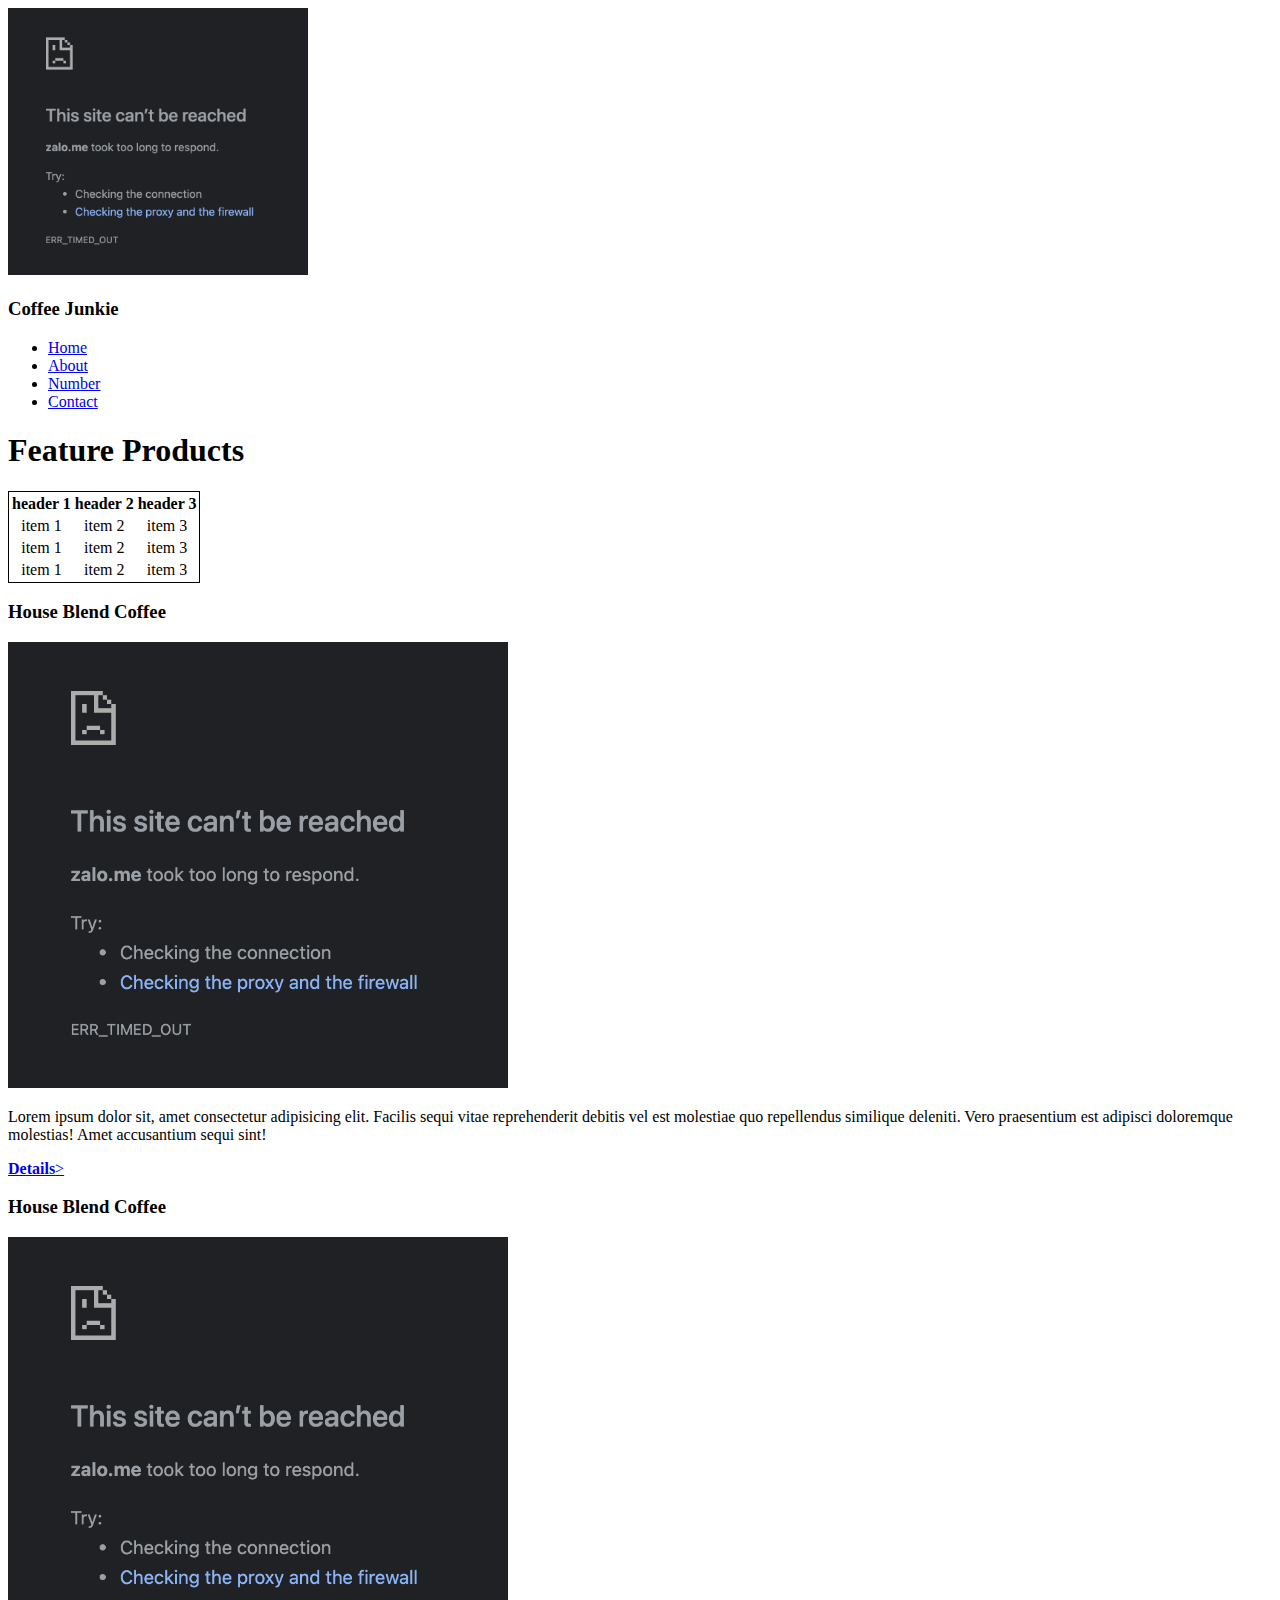
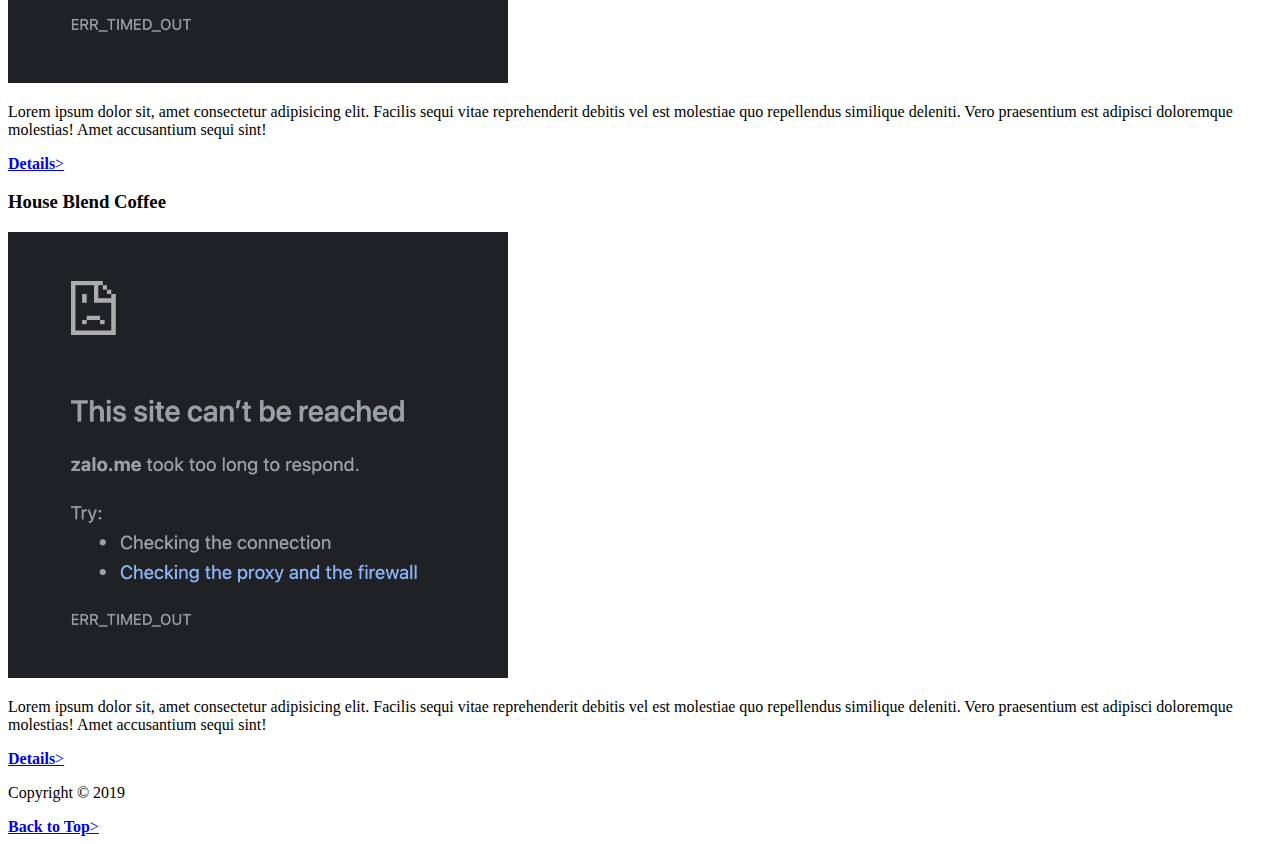
<file: index.html>
<!DOCTYPE html>
<html lang="en">
  <head>
    <meta charset="UTF-8" />
    <meta http-equiv="X-UA-Compatible" content="IE=edge" />
    <meta name="viewport" content="width=device-width, initial-scale=1.0" />
    <title>Document</title>
  </head>
  <body>
    <img id="top" width="300px" src="./logo.png" alt="" />
    <h3>Coffee Junkie</h3>
    <ul>
      <li><a href="#index.html">Home</a></li>
      <li><a href="./pages/about.html">About</a></li>
      <li><a href="./pages/number.html">Number</a></li>
      <li><a href="./pages/contact.html">Contact</a></li>
    </ul>
    <h1>Feature Products</h1>
    <table
      style="
        border: 1px solid black;
        border-collapse: separate;
        text-align: center;
      "
    >
      <tr>
        <th>header 1</th>
        <th>header 2</th>
        <th>header 3</th>
      </tr>
      <tr>
        <td>item 1</td>
        <td>item 2</td>
        <td>item 3</td>
      </tr>
      <tr>
        <td>item 1</td>
        <td>item 2</td>
        <td>item 3</td>
      </tr>
      <tr>
        <td>item 1</td>
        <td>item 2</td>
        <td>item 3</td>
      </tr>
    </table>
    <div>
      <h3>House Blend Coffee</h3>
      <img width="500px" src="./logo.png" alt="" />
      <p>
        Lorem ipsum dolor sit, amet consectetur adipisicing elit. Facilis sequi
        vitae reprehenderit debitis vel est molestiae quo repellendus similique
        deleniti. Vero praesentium est adipisci doloremque molestias! Amet
        accusantium sequi sint!
      </p>
    </div>
    <div>
      <a href="http://www.google.com"><strong>Details</strong>></a>
      <h3>House Blend Coffee</h3>
      <img width="500px" src="./logo.png" alt="" /> <br />
      <p>
        Lorem ipsum dolor sit, amet consectetur adipisicing elit. Facilis sequi
        vitae reprehenderit debitis vel est molestiae quo repellendus similique
        deleniti. Vero praesentium est adipisci doloremque molestias! Amet
        accusantium sequi sint!
      </p>
    </div>
    <div>
      <a href="http://www.google.com"><strong>Details</strong>></a>
      <h3>House Blend Coffee</h3>
      <img width="500px" src="./logo.png" alt="" />
      <p>
        Lorem ipsum dolor sit, amet consectetur adipisicing elit. Facilis sequi
        vitae reprehenderit debitis vel est molestiae quo repellendus similique
        deleniti. Vero praesentium est adipisci doloremque molestias! Amet
        accusantium sequi sint!
      </p>
    </div>
    <a href="http://www.google.com"><strong>Details</strong>></a>
    <div>
      <p>Copyright &copy; 2019</p>
      <a href="#top"><strong>Back to Top</strong>></a>
    </div>
  </body>
</html>
</file>
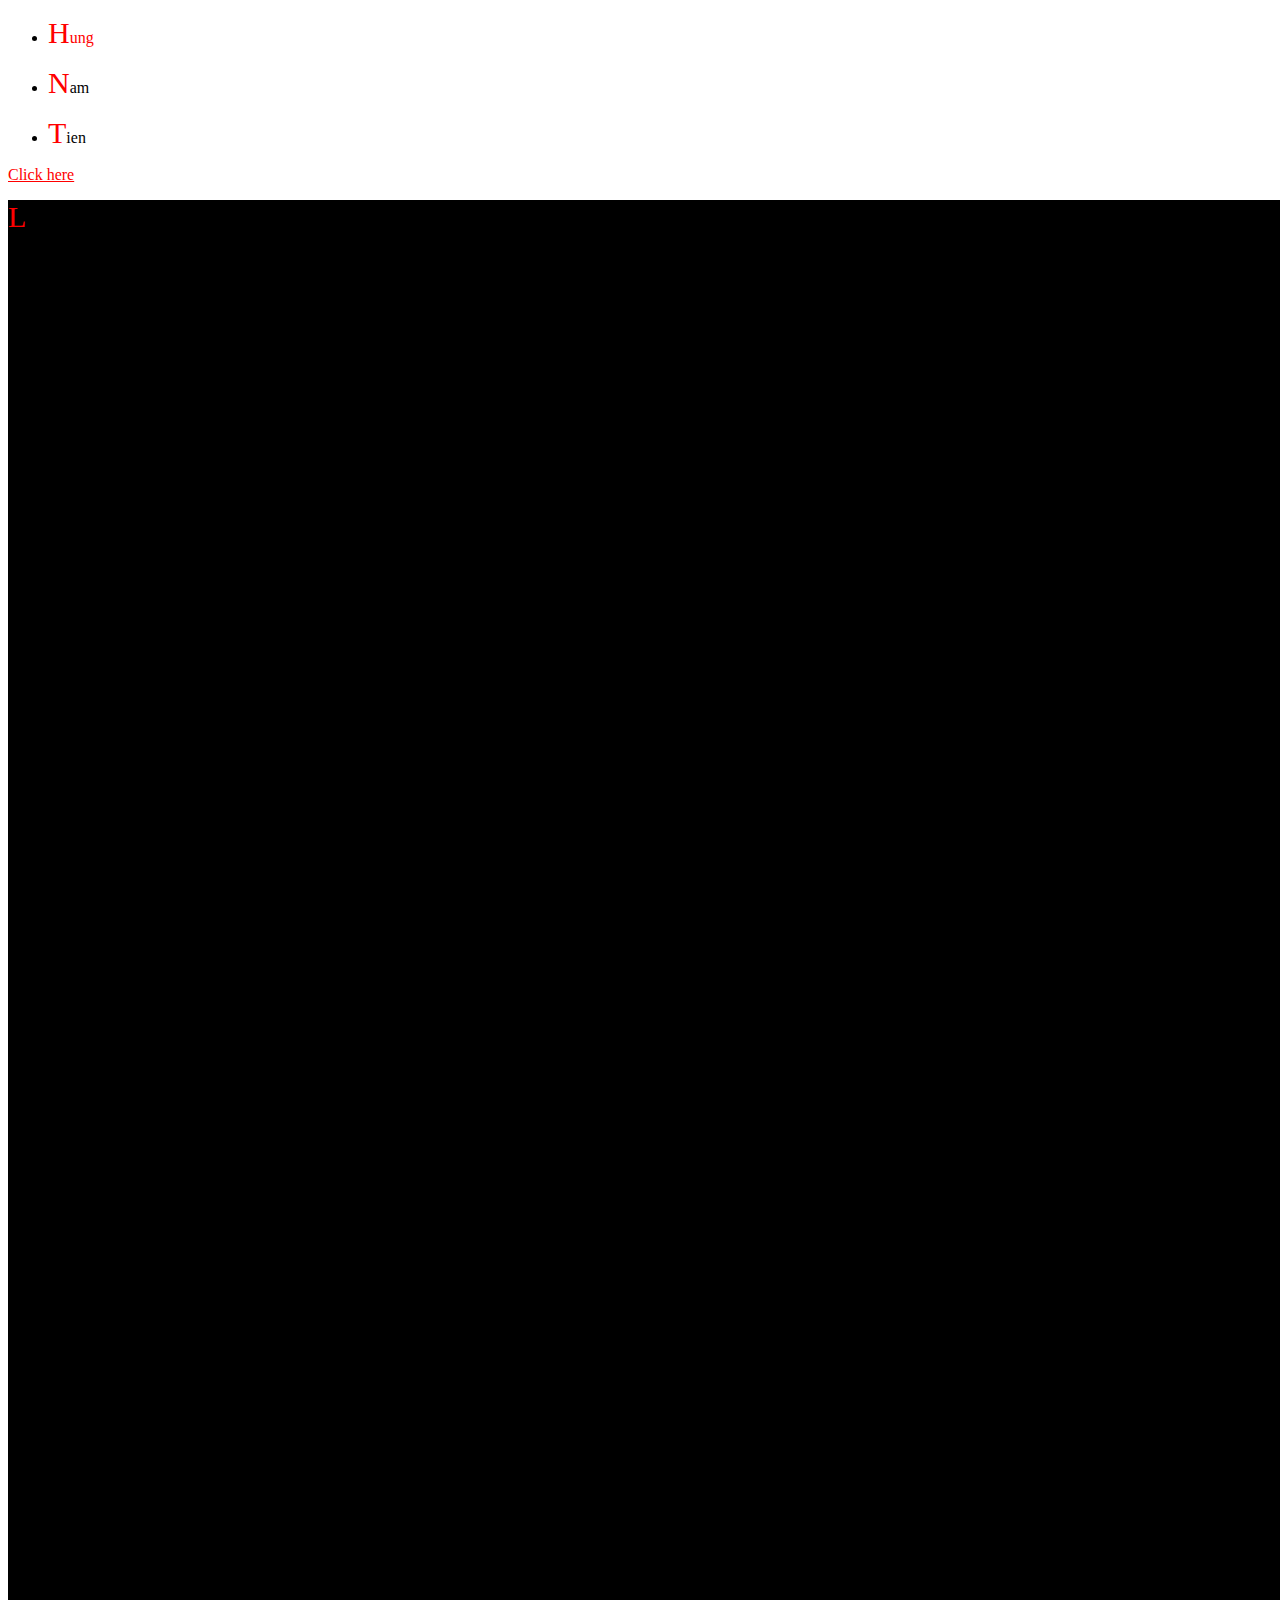
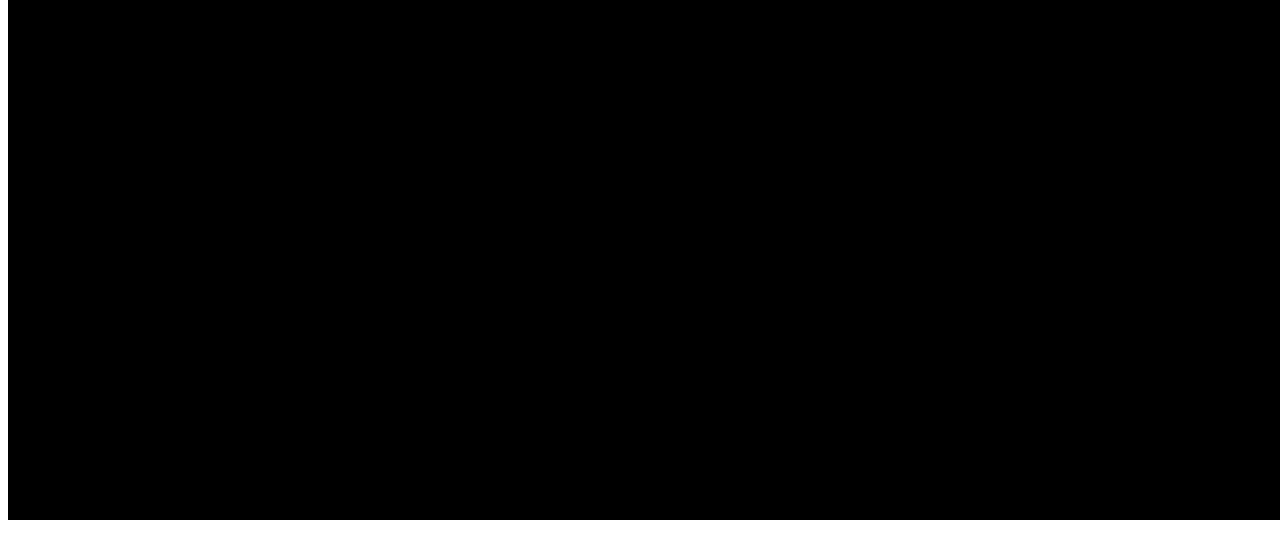
<file: buoi3/index.html>
<!DOCTYPE html>
<html lang="en">
  <head>
    <meta charset="UTF-8" />
    <meta http-equiv="X-UA-Compatible" content="IE=edge" />
    <meta name="viewport" content="width=device-width, initial-scale=1.0" />
    <title>Document</title>
    <style>
      ul li:first-of-type p {
        color: red;
      }

      /* visited link */
      a:visited {
        color: #3719b0;
      }

      a:link {
        color: #ff0000;
      }

      /* mouse over link */
      a:hover {
        color: #ff00ff;
      }

      /* selected link */
      a:active {
        color: #0000ff;
      }
      a.highlight:hover {
        color: #ff0000;
        width: 100px;
      }
      p::first-letter {
        color: red;
        font-size: 30px;
      }
      #para {
        width: 3072px;
        height: 1920px;
        background-color: black;
      }
    </style>
  </head>
  <body>
    <ul>
      <li><p>Hung</p></li>
      <li><p>Nam</p></li>
      <li><p>Tien</p></li>
    </ul>
    <a href="https://www.google.com">Click here</a>
    <p id="para">
      Lorem ipsum dolor sit, amet consectetur adipisicing elit. Optio magni iure
      dolores, ab dolorem sapiente perferendis, suscipit temporibus a fugiat vel
      fugit, aliquam ad saepe qui delectus! Optio, id deleniti.
    </p>
  </body>
</html>
</file>
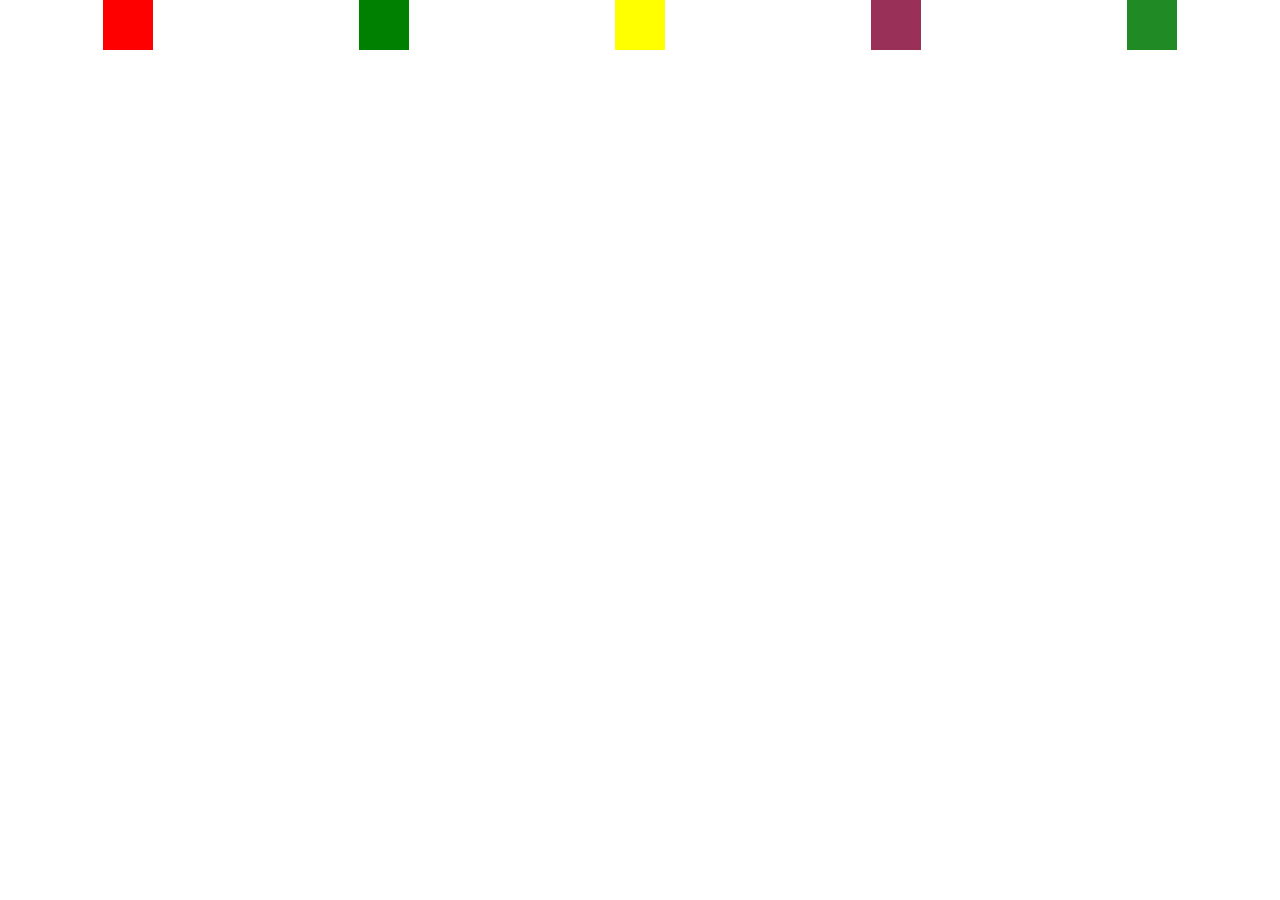
<file: buoi4/index.html>
<!DOCTYPE html>
<html lang="en">
  <head>
    <meta charset="UTF-8" />
    <meta http-equiv="X-UA-Compatible" content="IE=edge" />
    <meta name="viewport" content="width=device-width, initial-scale=1.0" />
    <title>Document</title>
    <link rel="stylesheet" href="./css/style.css" />
  </head>
  <body>
    <!-- <p>
      Lorem ipsum dolor sit amet consectetur, adipisicing elit. Culpa nulla
      deserunt ad iure obcaecati nam dicta, corporis veritatis perferendis
      minima reprehenderit nobis eum at consectetur inventore cum nihil
      reiciendis eaque!
    </p>
    <span>the span</span>
    <div id="block"></div>
    <div id="inline">123</div>
    <div class="shadow"><p>shadow</p></div>

    <div id="inline-block">123213123</div>
    <div class="bg"></div>
    <div class="overflow">
      Lorem, ipsum dolor sit amet consectetur adipisicing elit. Rem,
      exercitationem doloremque, nostrum at soluta provident itaque ipsam earum
      beatae hic ab quo harum, quisquam magnam repellendus? Nihil
    </div>
    <div class="cha">
      <div class="con"></div>
    </div>
    <div class="fix"></div> -->
    <div class="flex">
      <div class="child1"></div>
      <div class="child2"></div>
      <div class="child3"></div>
      <div class="child4"></div>
      <div class="child5"></div>
    </div>
  </body>
</html>
</file>
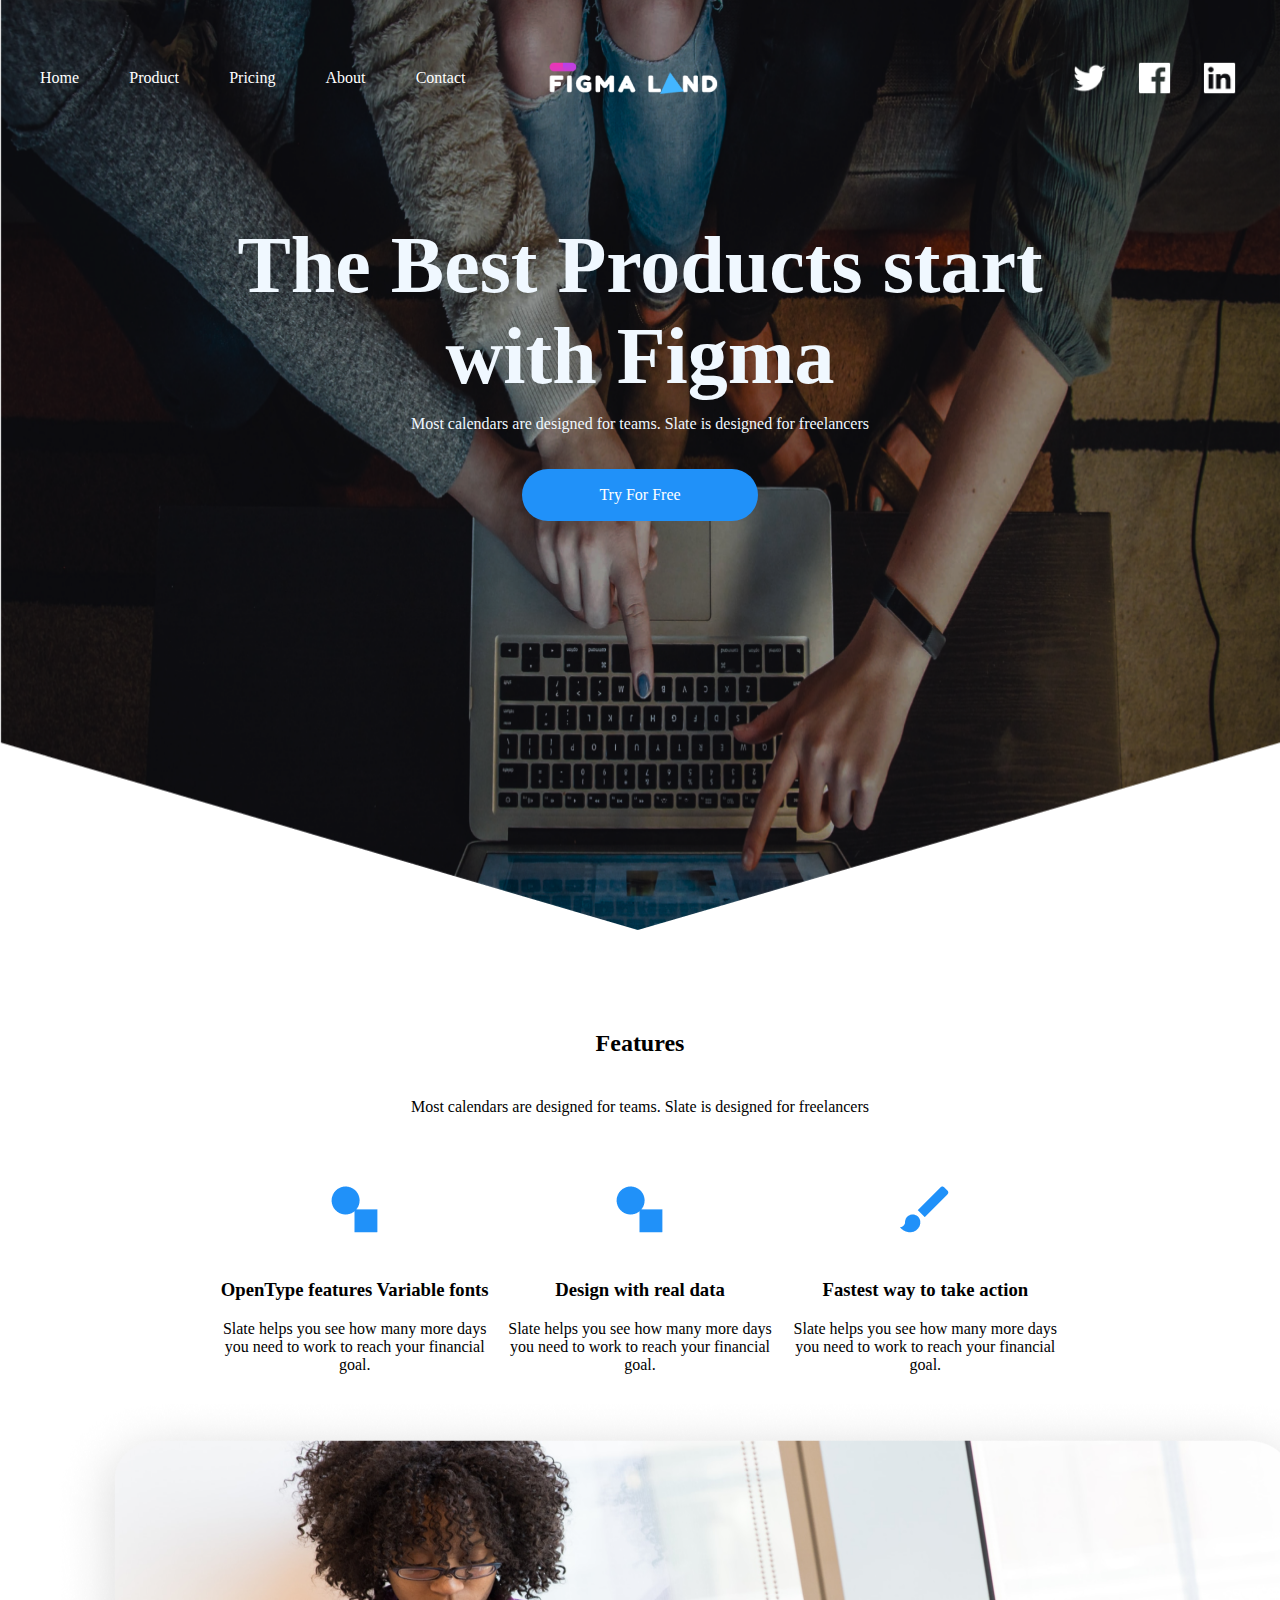
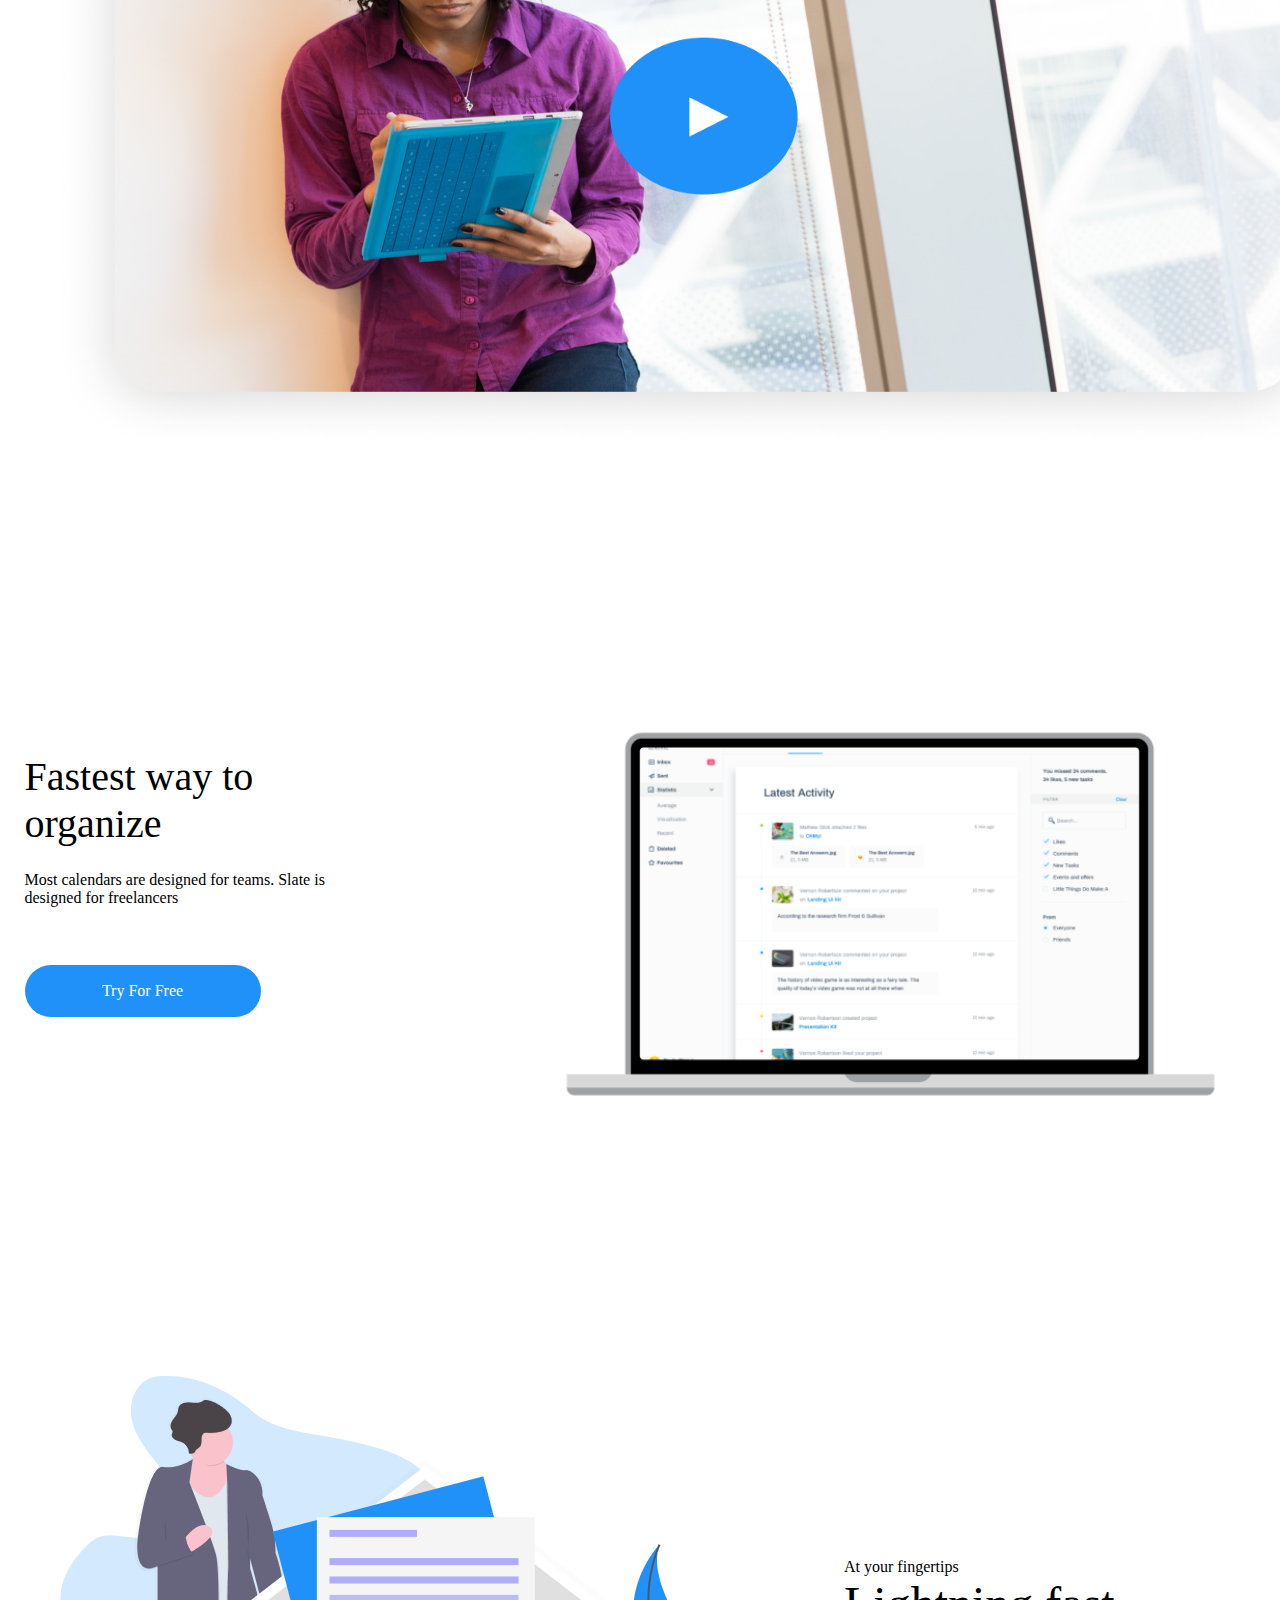
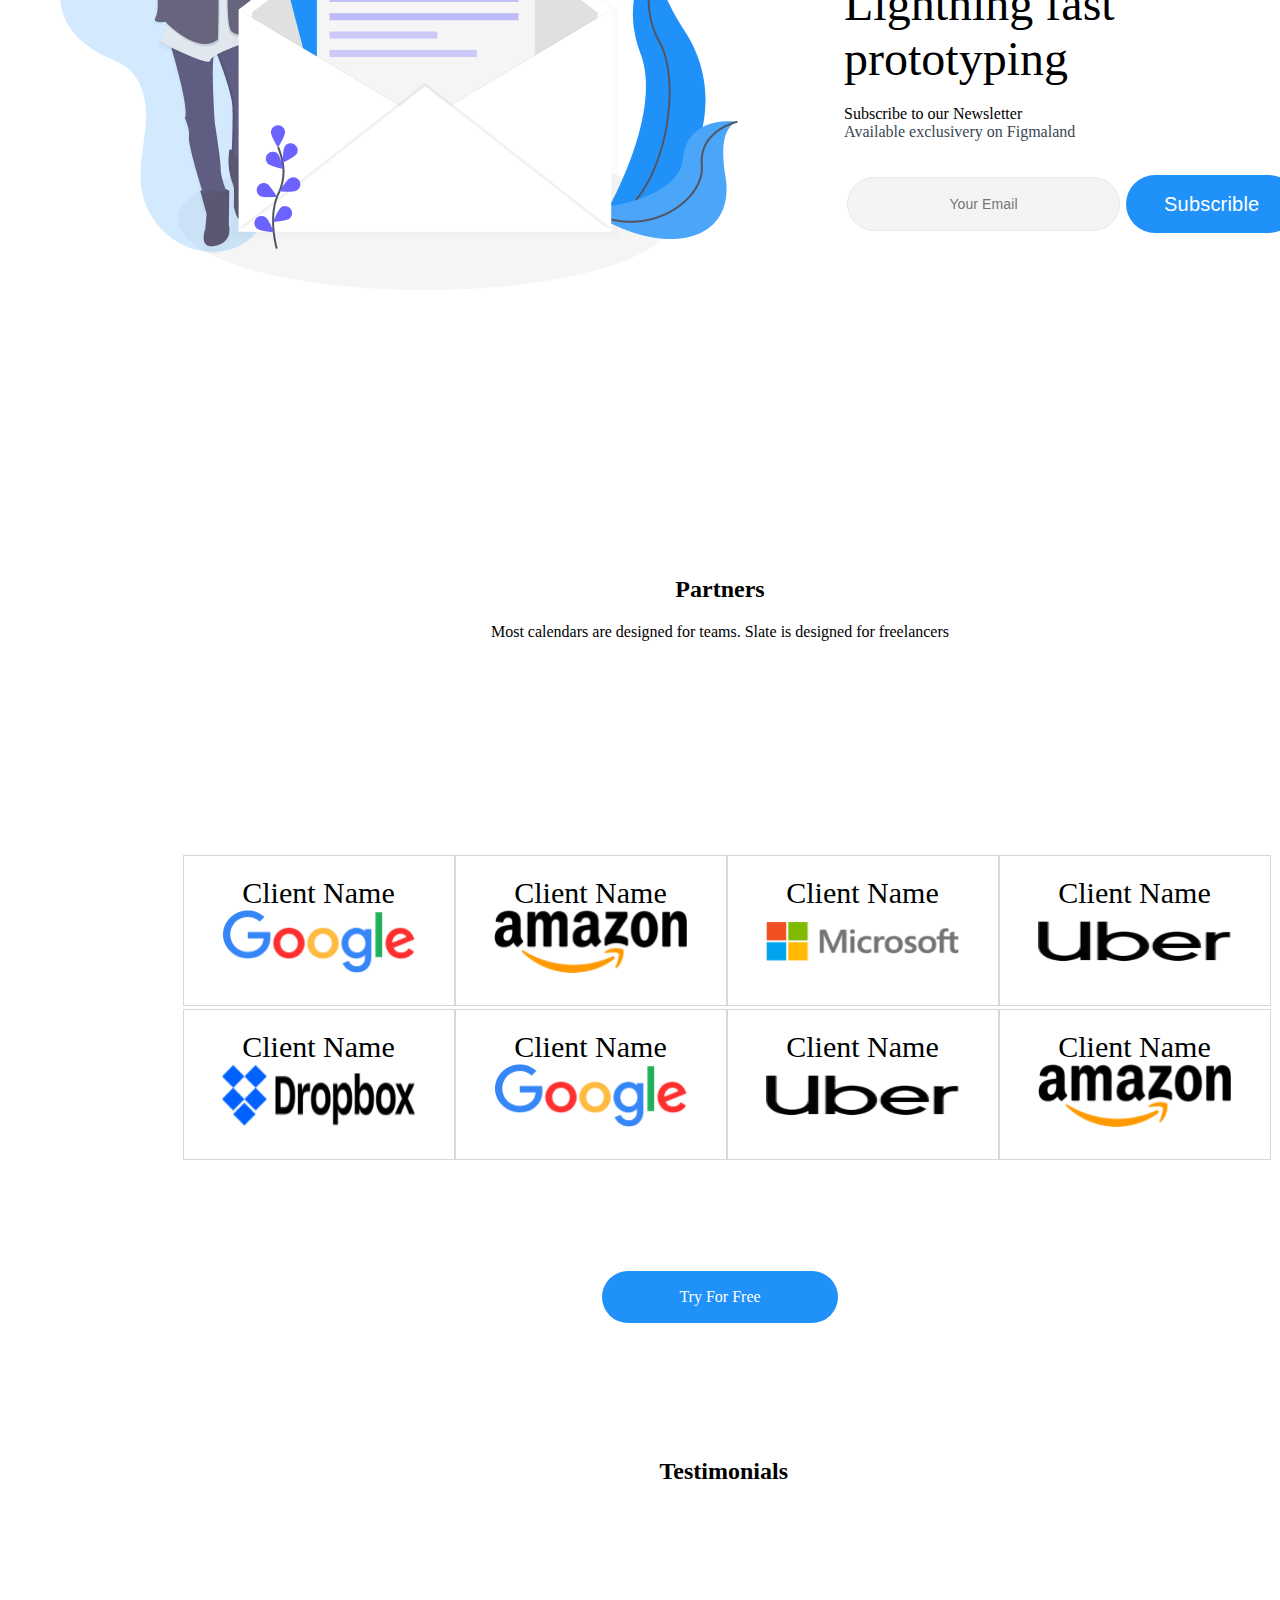
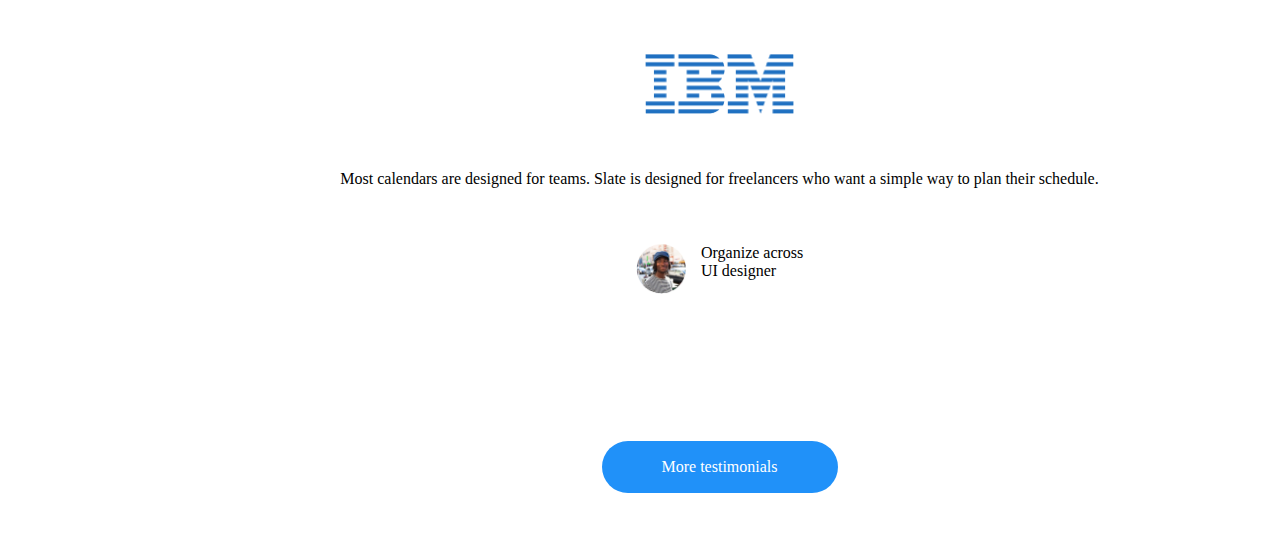
<file: buoi5/index.html>
<!DOCTYPE html>
<html lang="en">
  <head>
    <meta charset="UTF-8" />
    <meta http-equiv="X-UA-Compatible" content="IE=edge" />
    <meta name="viewport" content="width=device-width, initial-scale=1.0" />
    <title>Figma Land</title>
    <link rel="stylesheet" href="./css/style.css" />
  </head>
  <body>
    <!-- Header -->
    <div class="header">
      <img
        class="background_header"
        src="./image/background_header.png"
        alt="background_header"
      />

      <div class="logo_center">
        <img src="./image/logo_center.png" alt="logo center" />
      </div>

      <div class="main_top">
        <!-- nav bar -->
        <div class="nav_bar">
          <div class="menu">
            <div class="home">Home</div>
            <div class="product">Product</div>
            <div class="pricing">Pricing</div>
            <div class="about">About</div>
            <div class="contact">Contact</div>
          </div>
          <div class="social_button">
            <img
              src="./image/ant-design_twitter-outlined.png"
              alt="twitter_icon"
            />
            <img
              src="./image/ant-design_facebook-filled.png"
              alt="facebook_icon"
            />
            <img
              src="./image/ant-design_linkedin-filled.png"
              alt="linkedin_icon"
            />
          </div>
        </div>

        <!-- Text title -->
        <div class="main_title">
          <div class="main_box">
            <div class="main_text_box">
              <div class="title_main">
                <h1>The Best Products start with Figma</h1>
              </div>
              <div class="description_main">
                <h4>
                  Most calendars are designed for teams. Slate is designed for
                  freelancers
                </h4>
              </div>
            </div>
            <div class="button_try">Try For Free</div>
          </div>
        </div>
      </div>
    </div>
    <!-- Feature -->
    <div class="feature">
      <div class="feature_header">
        <h2>Features</h2>
        <h4 class="description_feature_title">
          Most calendars are designed for teams. Slate is designed for
          freelancers
        </h4>
      </div>
      <div class="feature_items">
        <div class="item">
          <img src="./image/mdi_drawing.png" alt="mdi_drawing" />
          <div class="title_item">
            <h3>OpenType features Variable fonts</h3>
          </div>
          <div class="description_items">
            Slate helps you see how many more days you need to work to reach
            your financial goal.
          </div>
        </div>
        <div class="item">
          <img src="./image/mdi_drawing.png" alt="mdi_draw" />
          <div class="title_item">
            <h3>Design with real data</h3>
          </div>
          <div class="description_items">
            Slate helps you see how many more days you need to work to reach
            your financial goal.
          </div>
        </div>
        <div class="item">
          <img src="./image/mdi_brush.png" alt="mdi_brush" />
          <div class="title_item">
            <h3>Fastest way to take action</h3>
          </div>
          <div class="description_items">
            Slate helps you see how many more days you need to work to reach
            your financial goal.
          </div>
        </div>
      </div>
      <div class="feature_video">
        <img src="./image/video_screen.png" alt="video_screen" />
      </div>
    </div>
    <!-- Intro -->
    <div class="intro">
      <div class="intro_box">
        <div class="intro_txt">
          <div class="title_intro">Fastest way to organize</div>
          <div class="description_intro">
            Most calendars are designed for teams. Slate is designed for
            freelancers
          </div>
        </div>
        <div class="button_try">Try For Free</div>
      </div>

      <div class="computer_img">
        <img src="./image/screen_content.png" alt="video_screen" />
      </div>
    </div>
    <!-- Mail -->
    <div class="email">
      <div class="email_image">
        <img src="./image/email_image.png" alt="email_image" />
      </div>
      <div class="email_box">
        <div class="email_title_box">
          <div class="title_bold">At your fingertips</div>
          <div class="title_big">Lightning fast prototyping</div>
        </div>
        <div class="subscrible_box">
          <div class="subscrible_text">
            <div class="title_bold">Subscribe to our Newsletter</div>
            <div class="subsrible_description">
              Available exclusivery on Figmaland
            </div>
          </div>
          <div>
            <form class="subscrible_form" action="_blank">
              <input
                type="email"
                name="email_subscrible"
                id="email_subscrible"
                placeholder="Your Email"
              />
              <button id="btn_subscrible">Subscrible</button>
            </form>
          </div>
        </div>
      </div>
    </div>
    <!-- Partner -->
    <div class="partner">
      <div class="partner_text">
        <div class="partner_title"><h2>Partners</h2></div>
        <div class="partner_description">
          Most calendars are designed for teams. Slate is designed for
          freelancers
        </div>
      </div>
      <div class="partner_items">
        <div class="grid-item">
          <div class="title_item">Client Name</div>
          <img src="./image/google_image.png" alt="item_image" />
        </div>
        <div class="grid-item">
          <div class="title_item">Client Name</div>
          <img src="./image/amazon_image.png" alt="item_image" />
        </div>
        <div class="grid-item">
          <div class="title_item">Client Name</div>
          <img src="./image/microsoft_image.png" alt="item_image" />
        </div>
        <div class="grid-item">
          <div class="title_item">Client Name</div>
          <img src="./image/uber_image.png" alt="item_image" />
        </div>
        <div class="grid-item">
          <div class="title_item">Client Name</div>
          <img src="./image/dropbox_image.png" alt="item_image" />
        </div>
        <div class="grid-item">
          <div class="title_item">Client Name</div>
          <img src="./image/google_image.png" alt="item_image" />
        </div>
        <div class="grid-item">
          <div class="title_item">Client Name</div>
          <img src="./image/uber_image.png" alt="item_image" />
        </div>
        <div class="grid-item">
          <div class="title_item">Client Name</div>
          <img src="./image/amazon_image.png" alt="item_image" />
        </div>
      </div>
      <div class="button_try" id="partner_button_try">Try For Free</div>
    </div>
    <!-- Test -->
    <div class="test">
      <div class="test_title"><h2>Testimonials</h2></div>
      <div class="test_description_box">
        <img src="./image/logos_ibm.png" alt="ibm_logo" />
        <div class="test_description">
          Most calendars are designed for teams. Slate is designed for
          freelancers who want a simple way to plan their schedule.
        </div>
        <div class="test_avatar">
          <img
            src="./image/avatar.png"
            width="50px"
            height="50px"
            alt="avatar"
          />
          <div class="avatar_description">
            Organize across <br />
            UI designer
          </div>
        </div>
      </div>
      <div class="button_try" id="test_button">More testimonials</div>
    </div>
  </body>
</html>
</file>
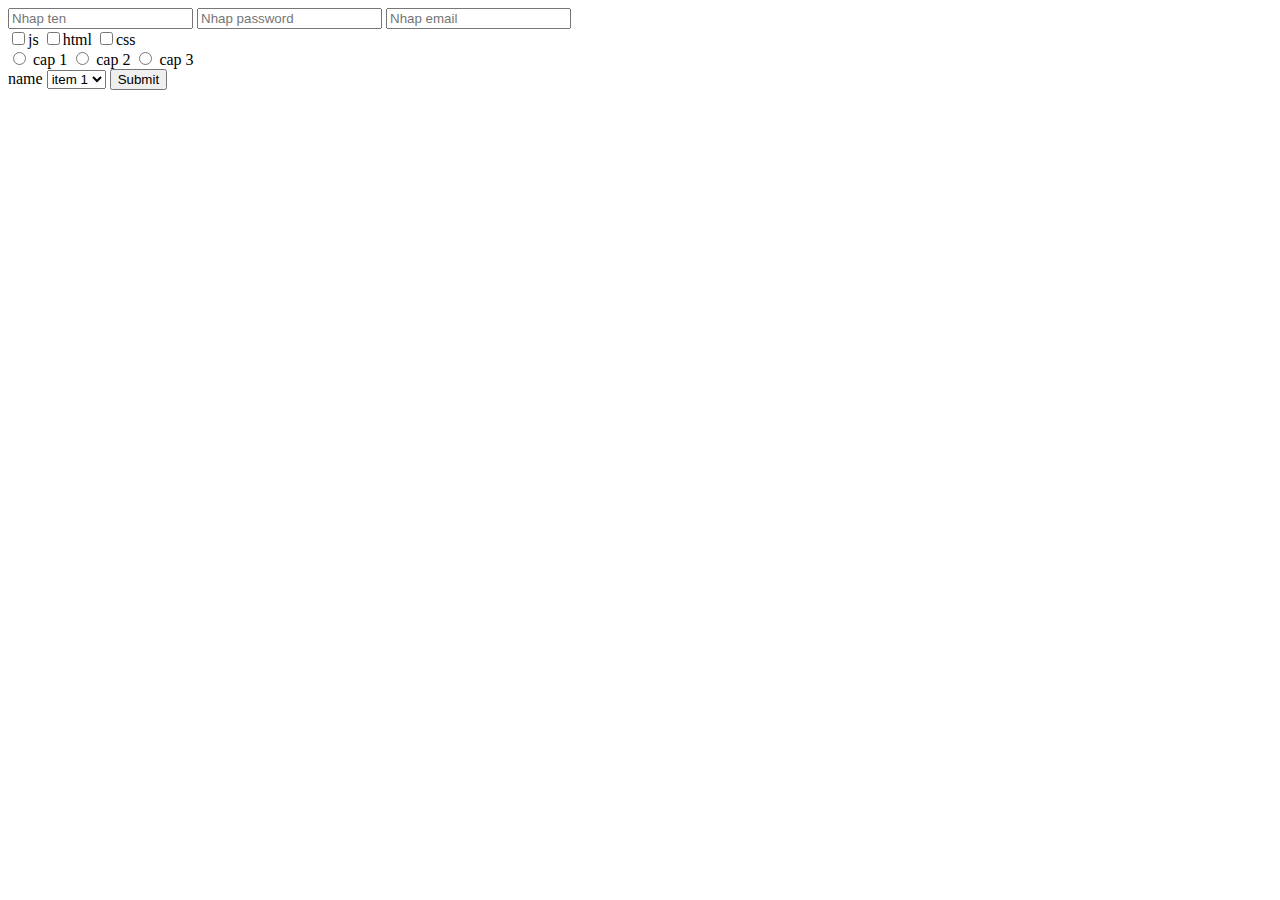
<file: buoi2_index.html>
<!DOCTYPE html>
<html lang="en">
  <head>
    <meta charset="UTF-8" />
    <meta http-equiv="X-UA-Compatible" content="IE=edge" />
    <meta name="viewport" content="width=device-width, initial-scale=1.0" />
    <title>Document</title>
  </head>
  <body>
    <!-- tbody -->
    <!-- form -->
    <form action="">
      <input type="text" placeholder="Nhap ten" name="name" />
      <input type="password" placeholder="Nhap password" name="password" />
      <input type="email" placeholder="Nhap email" name="email" />
      <br />
      <input type="checkbox" name="js" value="JS" />js
      <input type="checkbox" name="html" value="HTML" />html
      <input type="checkbox" name="css" value="CSS" />css
      <br />
      <input type="radio" name="1" /> cap 1 <input type="radio" name="1" /> cap
      2 <input type="radio" name="1" /> cap 3 <br />
      <label for="name">name</label>
      <select name="item" id="item">
        <option value="item 1">item 1</option>
        <option value="item 2">item 2</option>
        <option value="item 3">item 3</option>
      </select>
      <input type="submit" />
    </form>
  </body>
</html>
</file>
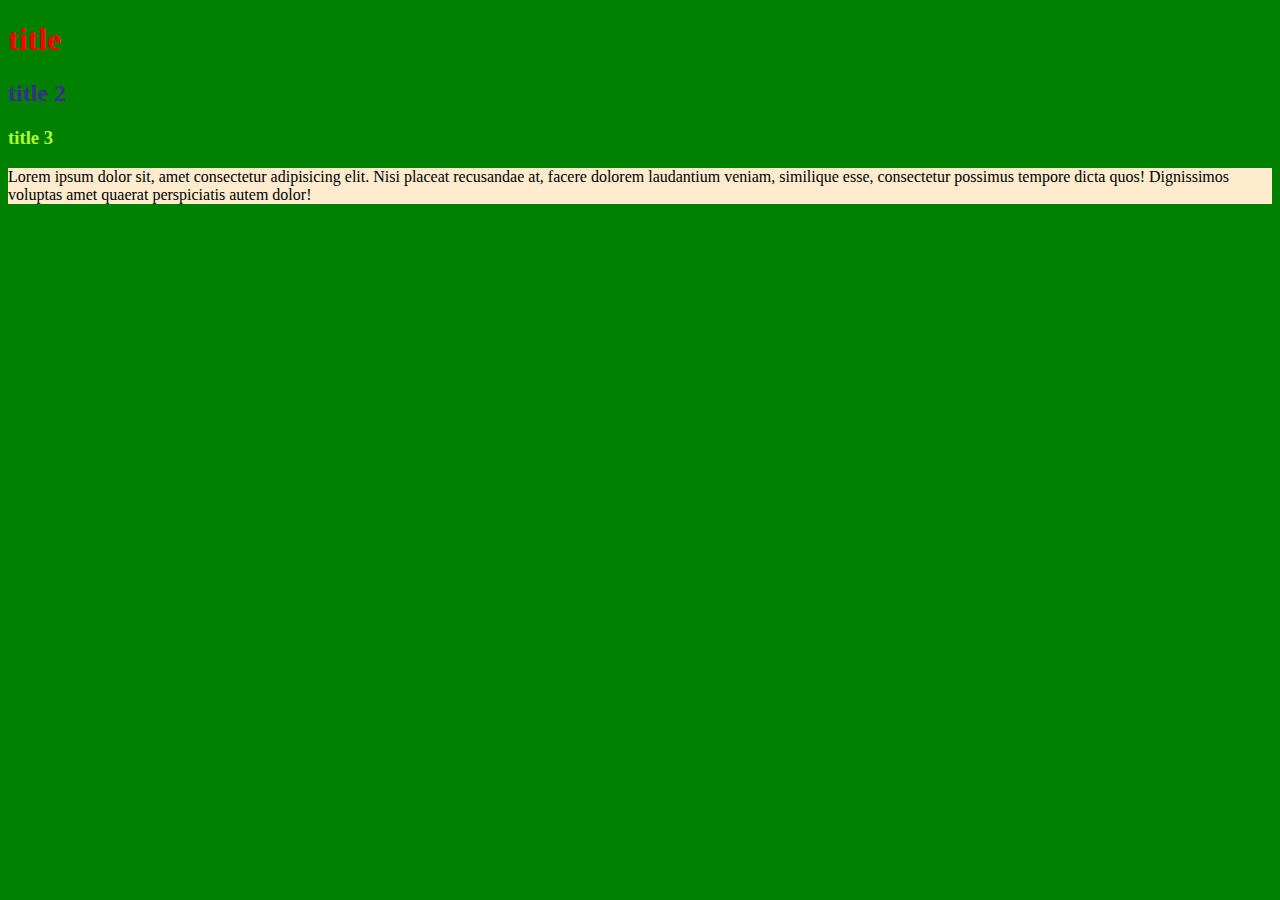
<file: index_css.html>
<!DOCTYPE html>
<html lang="en">
  <head>
    <meta charset="UTF-8" />
    <meta http-equiv="X-UA-Compatible" content="IE=edge" />
    <meta name="viewport" content="width=device-width, initial-scale=1.0" />
    <title>Document</title>
    <style>
      h1 {
        color: black;
      }
      p {
        background-color: blanchedalmond;
      }
      body {
        background-color: green;
      }

      #title1 {
        color: red;
      }

      #title2 {
        color: rgb(58, 43, 143);
      }

      #title3 {
        color: greenyellow;
      }

      /* ưu tiên từ inline style đến style bên ngoài, 
      trong stylehead thì ưu tiên child cao hơn parent */
    </style>
  </head>
  <body>
    <h1 id="title1">title</h1>
    <h2 id="title2">title 2</h2>
    <h3 id="title3">title 3</h3>
    <p>
      Lorem ipsum dolor sit, amet consectetur adipisicing elit. Nisi placeat
      recusandae at, facere dolorem laudantium veniam, similique esse,
      consectetur possimus tempore dicta quos! Dignissimos voluptas amet quaerat
      perspiciatis autem dolor!
    </p>
  </body>
</html>
</file>
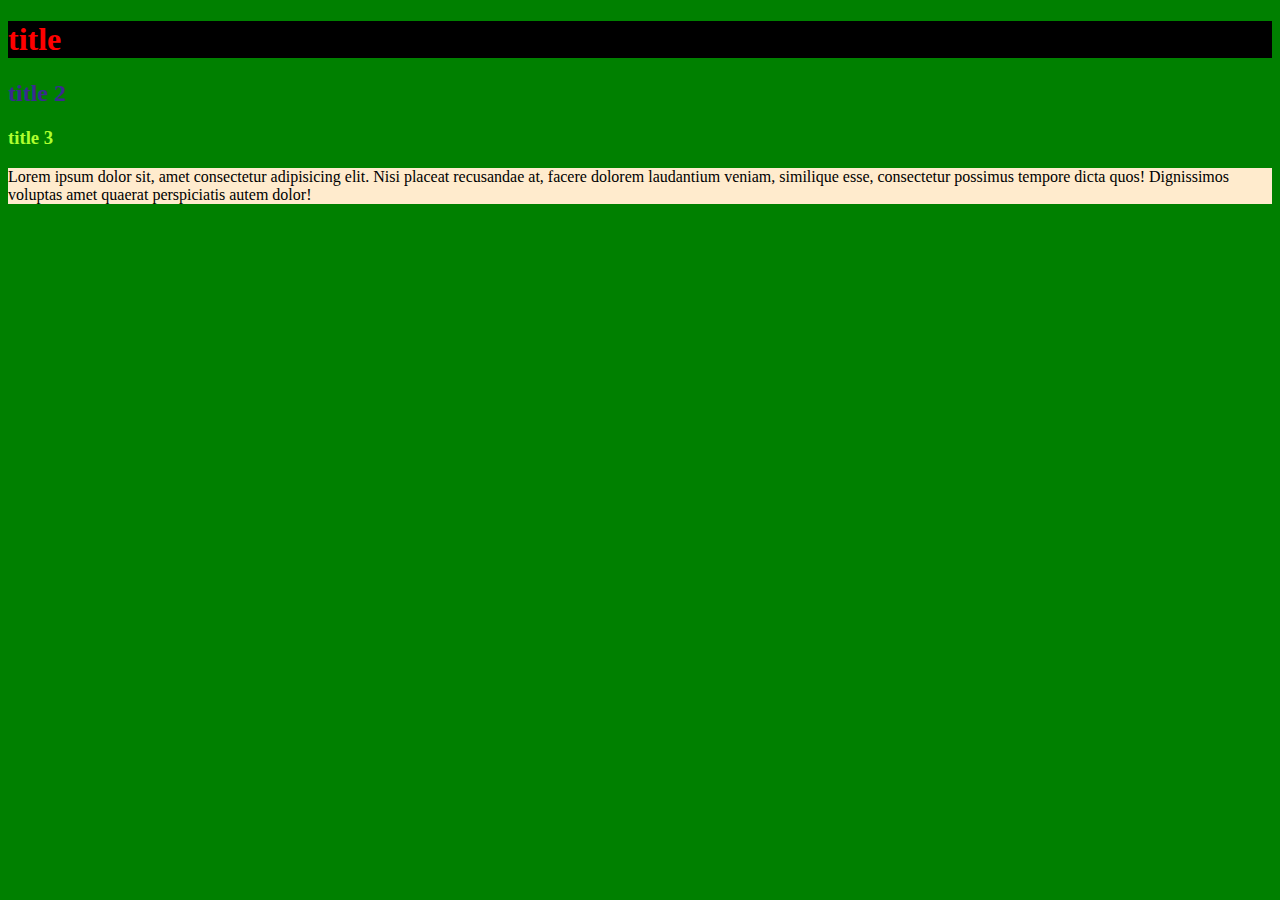
<file: index_css_about.html>
<!DOCTYPE html>
<html lang="en">
  <head>
    <meta charset="UTF-8" />
    <meta http-equiv="X-UA-Compatible" content="IE=edge" />
    <meta name="viewport" content="width=device-width, initial-scale=1.0" />
    <title>Document</title>

    <link rel="stylesheet" href="./css/style.css" />

    <!-- ưu tiên từ inline style đến style bên ngoài, trong stylehead thì ưu tiên -->
    <!-- child cao hơn parent -->
  </head>
  <body>
    <h1 id="title1">title</h1>
    <h2 id="title2">title 2</h2>
    <h3 id="title3">title 3</h3>
    <p>
      Lorem ipsum dolor sit, amet consectetur adipisicing elit. Nisi placeat
      recusandae at, facere dolorem laudantium veniam, similique esse,
      consectetur possimus tempore dicta quos! Dignissimos voluptas amet quaerat
      perspiciatis autem dolor!
    </p>
  </body>
</html>
</file>
<file: css/style.css>
h1 {
  color: black;
}
p {
  background-color: blanchedalmond;
}
body {
  background-color: green;
}

#title1 {
  color: red;
  background-color: black;
}

#title2 {
  color: rgb(58, 43, 143);
}

#title3 {
  color: greenyellow;
}

/* ưu tiên từ inline style đến style bên ngoài, 
      trong stylehead thì ưu tiên child cao hơn parent
      class và id thì ưu tiên id trước
      */
</file>
<file: buoi4/css/style.css>
body {
  /* reset css */
  margin: 0;
  padding: 0;
  height: 100%;
}

body > p {
  font-family: 'Franklin Gothic Medium', 'Arial Narrow', Arial, sans-serif;
  font-size: 10px;
  font-weight: unset;
  text-decoration: underline;
  text-align: center;
}

body > span {
  text-align: center;
}

#block {
  display: block;
  width: 100px;
  height: 200px;
  background-color: blanchedalmond;
}

#inline {
  display: inline;
  width: 100px;
  height: 400px;
  background-color: red;
}

p::first-letter {
  color: red;
  font-size: 30px;
  text-transform: uppercase;
}

#inline-block {
  display: inline-block;
  width: 100px;
  height: 200px;
  background-color: rgb(177, 27, 97);
}

.shadow {
  display: block;
  width: 100px;
  height: 200px;
  box-shadow: 1px 1px 1px gray;
  border: 1px solid red;
  border-left: 1px solid blue;
}

.bg {
  width: 100%;
  height: 100vh;
  background-image: url('https://vnn-imgs-a1.vgcloud.vn/cdn.24h.com.vn/upload/1-2020/images/2020-03-16/1584324285-90-anh-2-1584088794-width650height867.jpg');
  background-repeat: repeat;
}

.overflow {
  white-space: nowrap;
  width: 100px;
  overflow: hidden;
  text-overflow: ellipsis;
  border: 1px solid #000000;
}

.cha {
  width: 100%;
  height: 100px;
  background-color: blue;
  position: relative;
}

.con {
  width: 50%;
  height: 50px;
  background-color: rgb(219, 19, 136);
  position: absolute;
  top: 10px;
  left: 10px;
}

.fix {
  width: 50%;
  height: 50px;
  background-color: rgb(219, 19, 136);
  position: fixed;
  bottom: 10px;
  right: 10px;
}

.flex {
  display: flex;
  flex-direction: row;
  justify-content: space-around;
  width: 100%;
  height: 50vh;
}

.child1 {
  height: 50px;
  width: 50px;
  background-color: red;
}

.child2 {
  height: 50px;
  width: 50px;
  background-color: green;
}

.child3 {
  height: 50px;
  width: 50px;
  background-color: yellow;
}

.child4 {
  height: 50px;
  width: 50px;
  background-color: rgb(153, 48, 88);
}

.child5 {
  height: 50px;
  width: 50px;
  background-color: rgb(32, 138, 37);
}
</file>
<file: buoi5/css/style.css>
body {
  /* reset css */
  margin: 0;
  padding: 0;
  height: 100%;
  background-color: white;
}
/* Css Header Banner */
.header {
  height: 1010px;
  width: 100%;
  display: flex;
  position: relative;
  flex-direction: column;
}

.background_header {
  width: 100%;
  height: 930px;
}

.main_top {
  position: absolute;
  display: flex;
  flex-direction: column;
  width: 100%;
  top: 0px;
  left: 0px;
}
.nav_bar {
  display: flex;
  flex-direction: row;
  width: 100%;
  height: 156px;
  justify-content: space-between;
  align-items: center;
}
.menu {
  display: flex;
  justify-content: space-between;
  width: 425.48px;
  height: 34px;
  margin-left: 40px;
  align-items: center;
  text-align: center;
  color: white;
}
.logo_center {
  position: absolute;
  display: flex;
  width: 246px;
  height: 78px;
  left: 0;
  right: 0;
  margin-left: auto;
  margin-right: auto;
  margin-top: 39px;
}

.social_button {
  display: flex;
  width: 170.96px;
  height: 40.99px;
  margin-right: 40px;
  justify-content: space-between;
}

.main_title {
  display: flex;
  color: aliceblue;
  padding: 10px 0px;
  flex-direction: column;
  align-items: center;
  align-self: center;
}

.main_box {
  display: flex;
  flex-direction: column;
  align-items: center;
  text-align: center;
  width: 100%;
  height: 100%;
}

.main_text_box {
  width: 812px;
  height: 303px;
}

.title_main {
  font-size: 2.5rem;
  height: 174px;
}

.button_try {
  display: flex;
  width: 236px;
  height: 52px;
  background: #2091f9;
  border-radius: 35px;
  align-items: center;
  justify-content: center;
  color: white;
}

/* End Css Header Banner */

/* Start Css Feature */
.feature {
  display: flex;
  flex-direction: column;
}

.feature_header {
  display: flex;
  flex-direction: column;
  align-items: center;
  align-self: center;
  text-transform: none;
  width: 538px;
  height: 148px;
}

h4 {
  font-weight: normal;
  text-align: center;
}

.feature_items {
  display: flex;
  flex-direction: row;
  width: 856px;
  height: 236px;
  align-self: center;
  justify-content: space-around;
}

.item {
  display: flex;
  flex-direction: column;
  align-items: center;
  align-self: center;
  text-align: center;
}

.feature_video {
  display: flex;
  width: 1177.34px;
  height: 658.3px;
  left: -59.57px;
  top: 52px;
  align-self: center;
}

/* End Css Feature */

/* Start Css Intro */

.intro {
  display: flex;
  width: 1231px;
  height: 924px;
  flex-direction: row;
  margin: auto;
  align-items: center;
}

.intro_box {
  width: 530px;
  height: 322px;
  display: flex;
  justify-self: start;
  flex-direction: column;
}
.intro_txt {
  width: 316px;
  height: 212px;
}
.title_intro {
  text-align: left;
  font-size: 2.5rem;
  height: 118px;
}
.description_intro {
  height: 87px;
}
.computer_img {
  display: flex;
  width: 661px;
  height: 386px;
}
/* End Css Intro */

/* Start Css Email */
.email {
  display: flex;
  flex-direction: row;
  width: 1440px;
  height: 725px;
  margin: auto;
  align-self: center;
}
.email_image {
  width: 854px;
  height: 514px;
}
.email_title_box {
  width: 304px;
  height: 147px;
}
.email_box {
  width: 603px;
  align-self: center;
  height: 361px;
}

.subscrible_box {
  width: 477px;
  height: 199px;
}
.subscrible_form {
  display: flex;
  width: 457px;
  height: 126px;
  align-items: center;
  justify-content: space-around;
}

.title_bold {
  font-style: bold;
}

.title_big {
  font-size: 3rem;
}

#email_subscrible {
  width: 273px;
  height: 54px;
  background: #f4f4f4;
  border: 1px solid #e8e8e8;
  box-sizing: border-box;
  border-radius: 39px;
  text-align: center;
  font-style: normal;
  font-weight: normal;
  font-size: 14px;
  line-height: 16px;
  letter-spacing: 0.1px;
}

input:focus {
  outline: none;
}

#btn_subscrible {
  display: flex;
  width: 172px;
  height: 58px;
  background: #2091f9;
  border-radius: 35px;
  border: 0;
  border-color: 1px solid #2091f9;
  outline: none;
  padding: 19px 38px;
  align-items: center;
  align-self: center;
  text-align: center;
  color: white;
  font-style: normal;
  font-weight: normal;
  font-size: 20px;
  line-height: 20px;
  letter-spacing: 0.2px;
}

.subsrible_description {
  color: #374754;
  font-style: normal;
}

/* End Css Email */

/* Start Css Partner */
.partner {
  display: flex;
  width: 1440px;
  height: 877px;
  flex-direction: column;
  justify-content: space-around;
  margin: auto;
}
.partner_text {
  display: flex;
  flex-direction: column;
  align-self: center;
  align-items: center;
  width: 538px;
  height: 188px;
}
.partner_items {
  display: grid;
  align-self: center;
  align-items: center;
  grid-gap: 0px;
  width: 1075px;
  height: 308px;
  grid-template-columns: auto auto auto auto;
}
.grid-item {
  background-color: white;
  width: 270px;
  height: 149px;
  border: 1px solid #d8d8d8;
  font-size: 30px;
  text-align: center;
  justify-self: end;
}
.grid-item > img {
  width: 193px;
  height: 63px;
  left: 40px;
  top: 67.51px;
}
#partner_button_try {
  display: flex;
  align-self: center;
}
.title_item {
  display: flex;
  justify-content: center;
  margin-top: 20px;
}
/* End Css Partner */

/* Start Css Test */
.test {
  display: flex;
  flex-direction: column;
  width: 1439px;
  height: 774px;
  align-items: center;
  justify-content: space-around;
  margin: auto;
}

.test_title {
  display: flex;
  height: 70px;
  width: 120px;
}

.test_description_box > img {
  width: 149px;
  height: 60px;
}

.test_description_box {
  display: flex;
  width: 974px;
  height: 296px;
  flex-direction: column;
  align-items: center;
  justify-content: space-around;
}

.test_avatar {
  display: flex;
  flex-direction: row;
  width: 183px;
  justify-content: space-around;
  height: 50px;
}
/* End Css Test */
</file>
